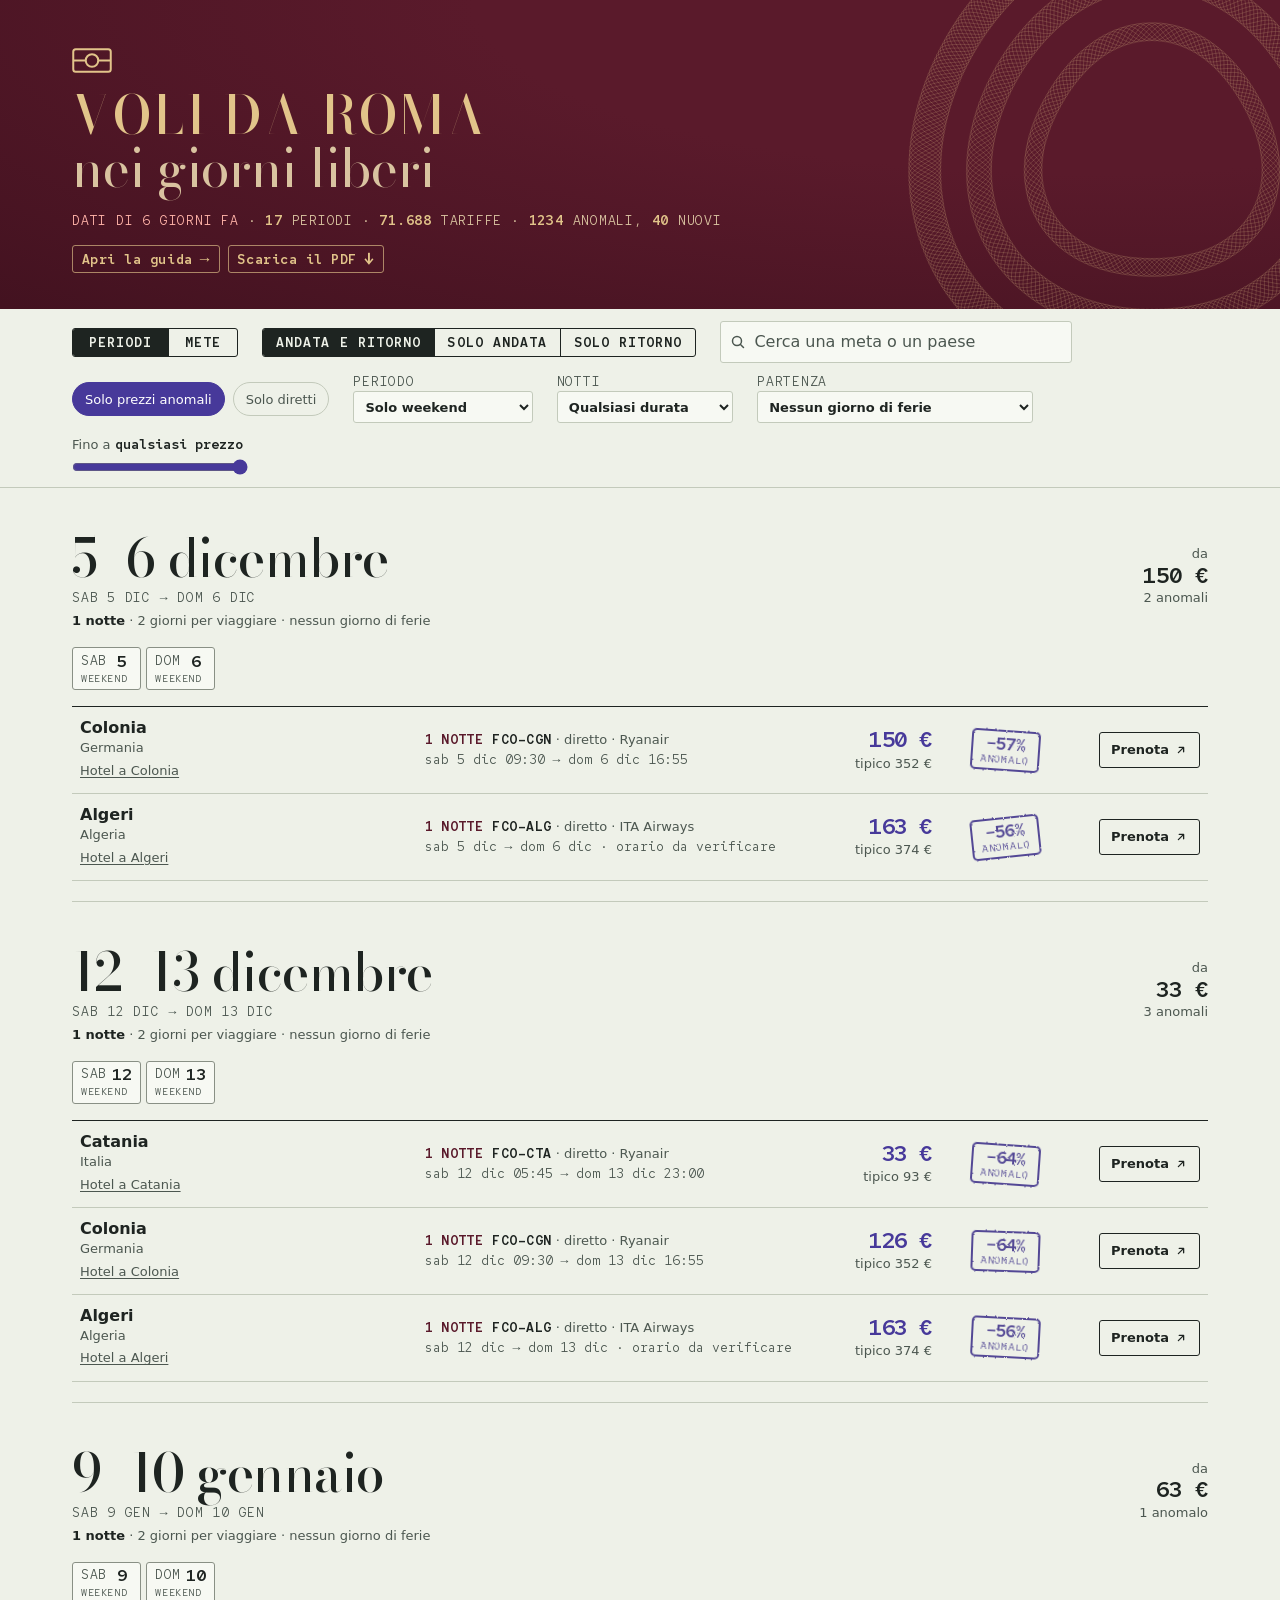
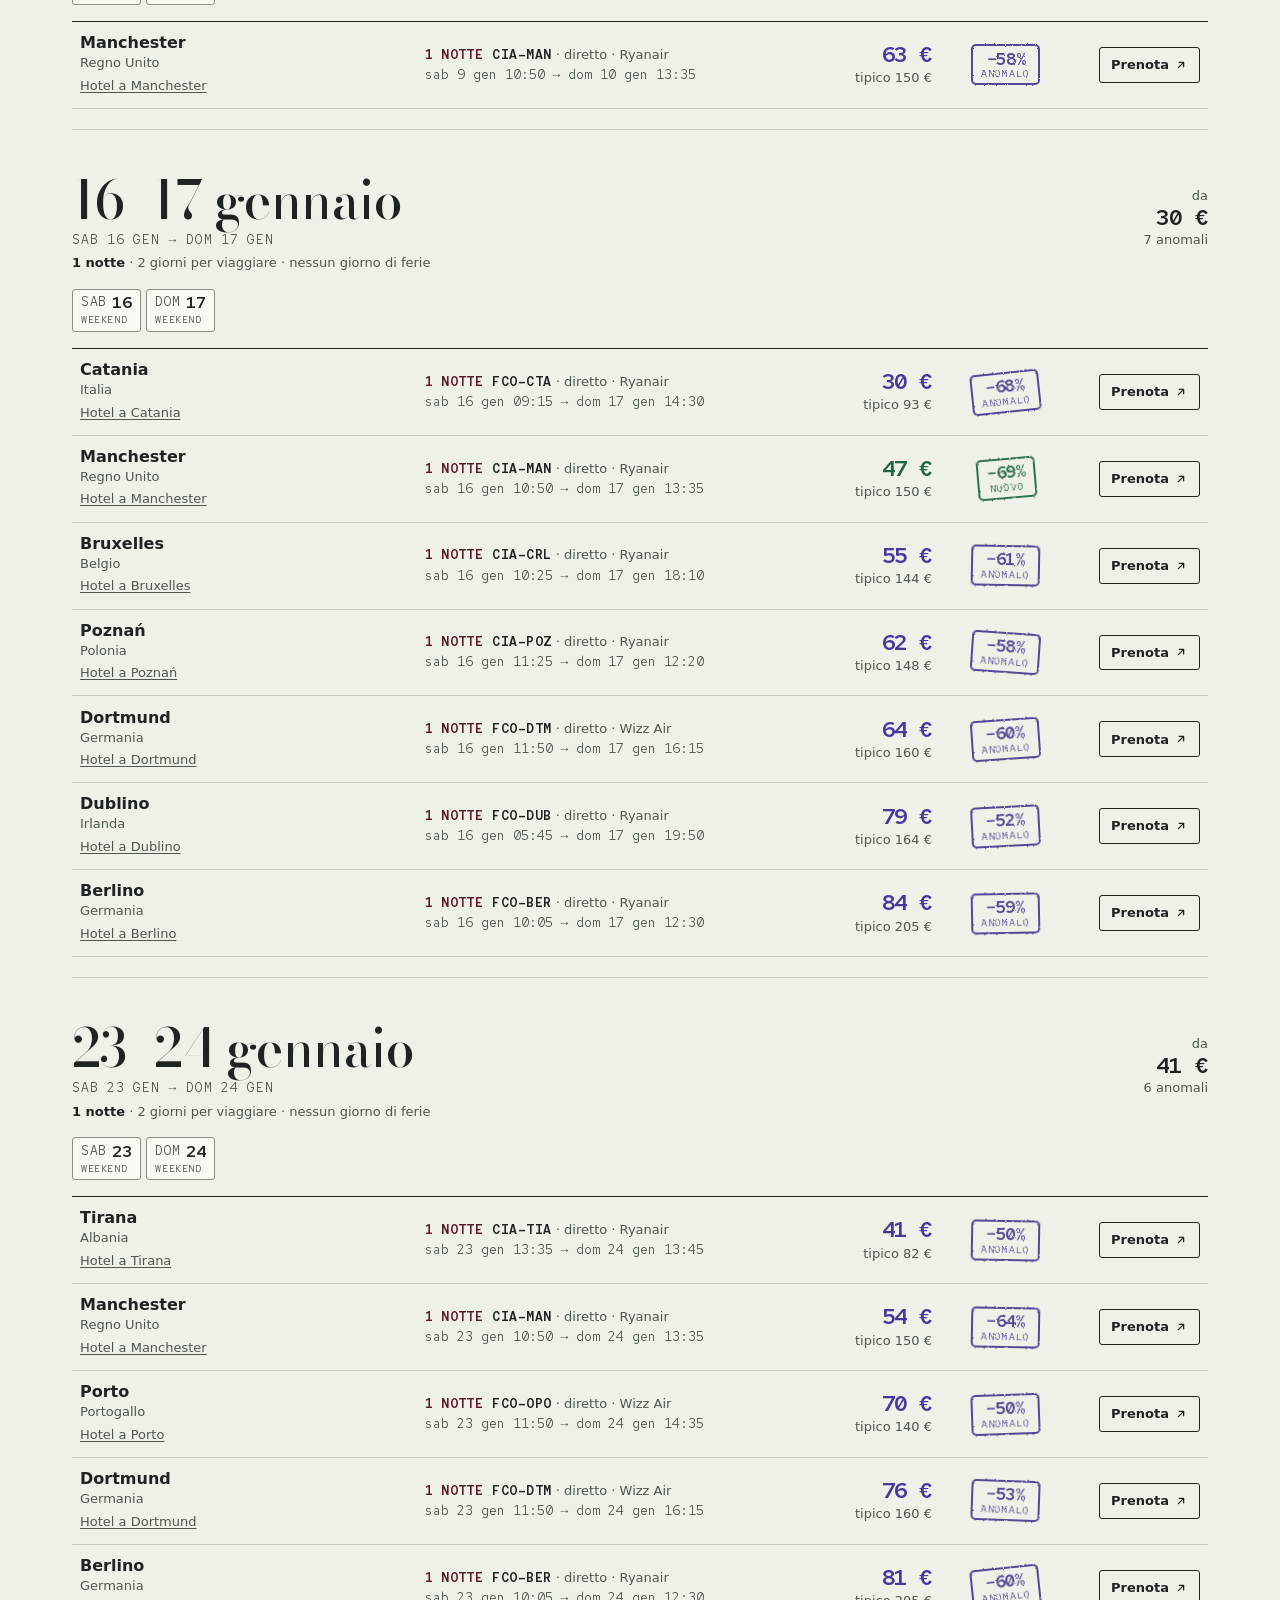
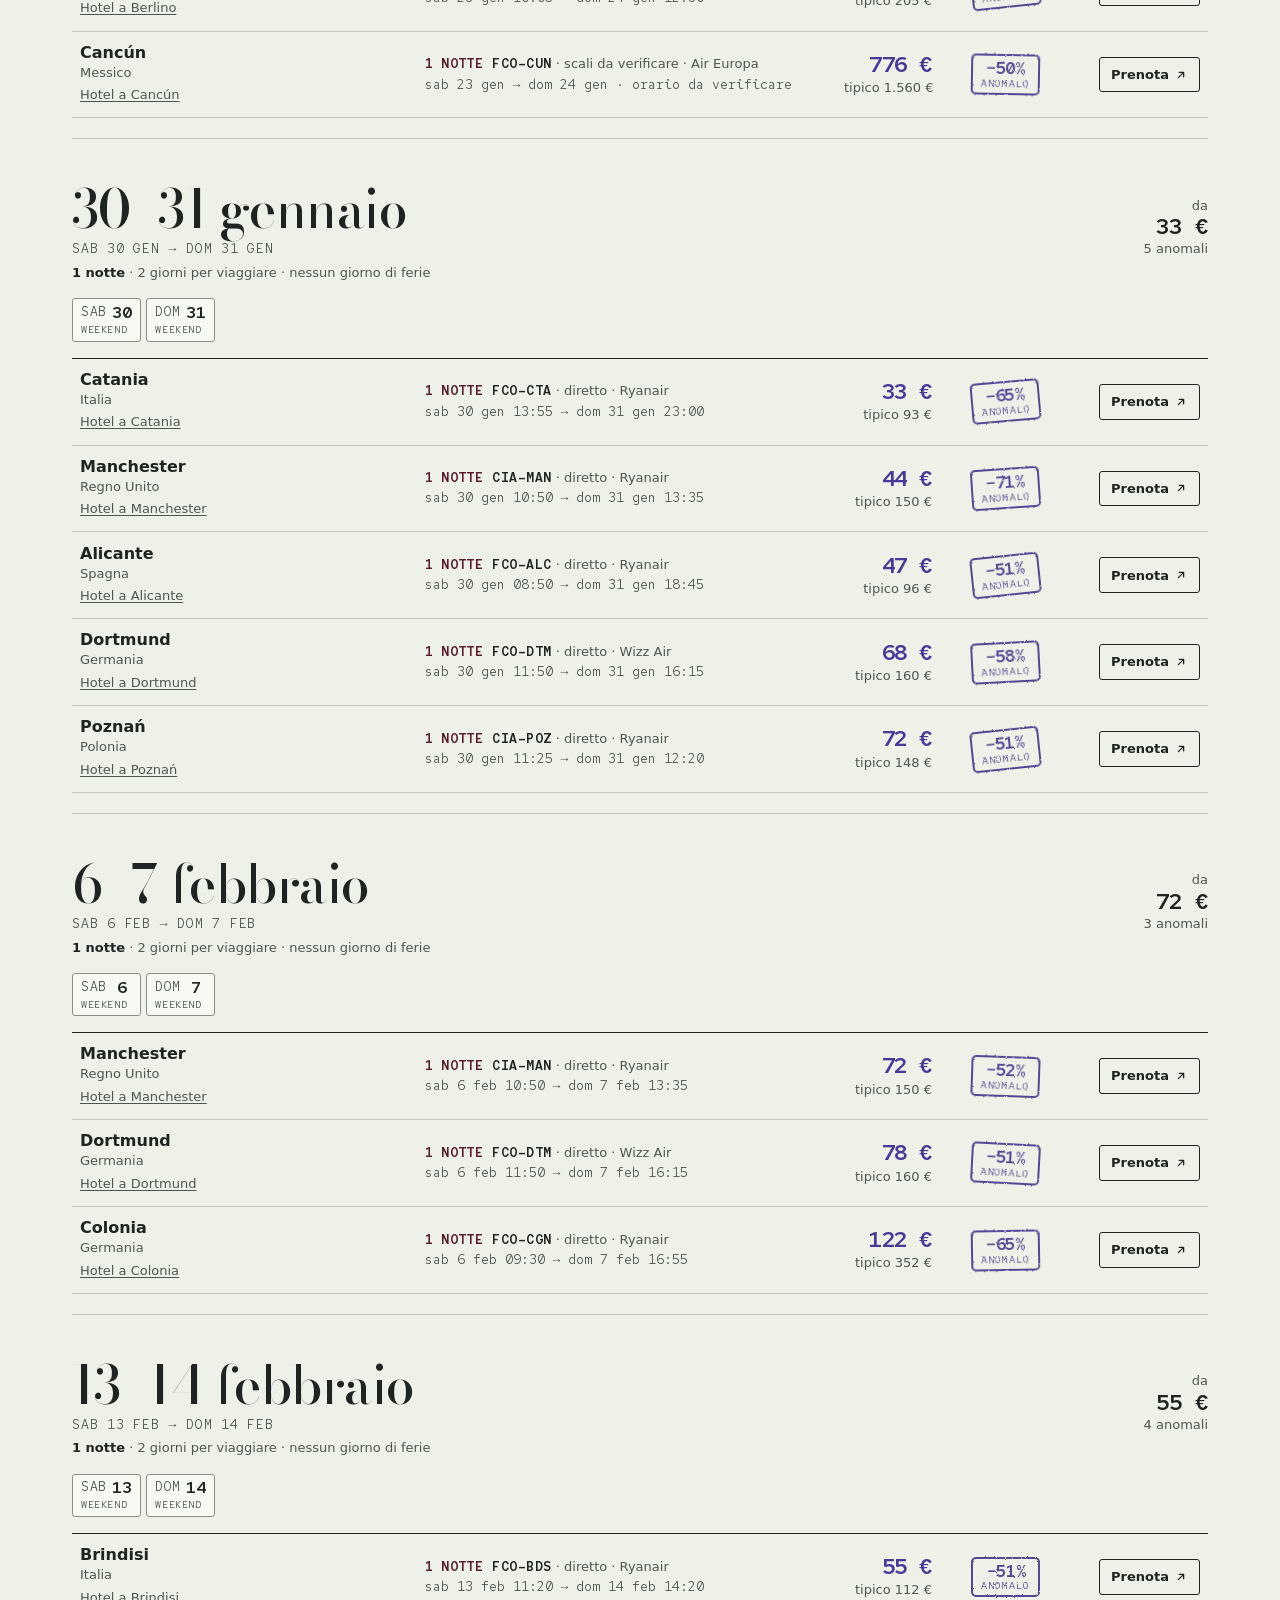
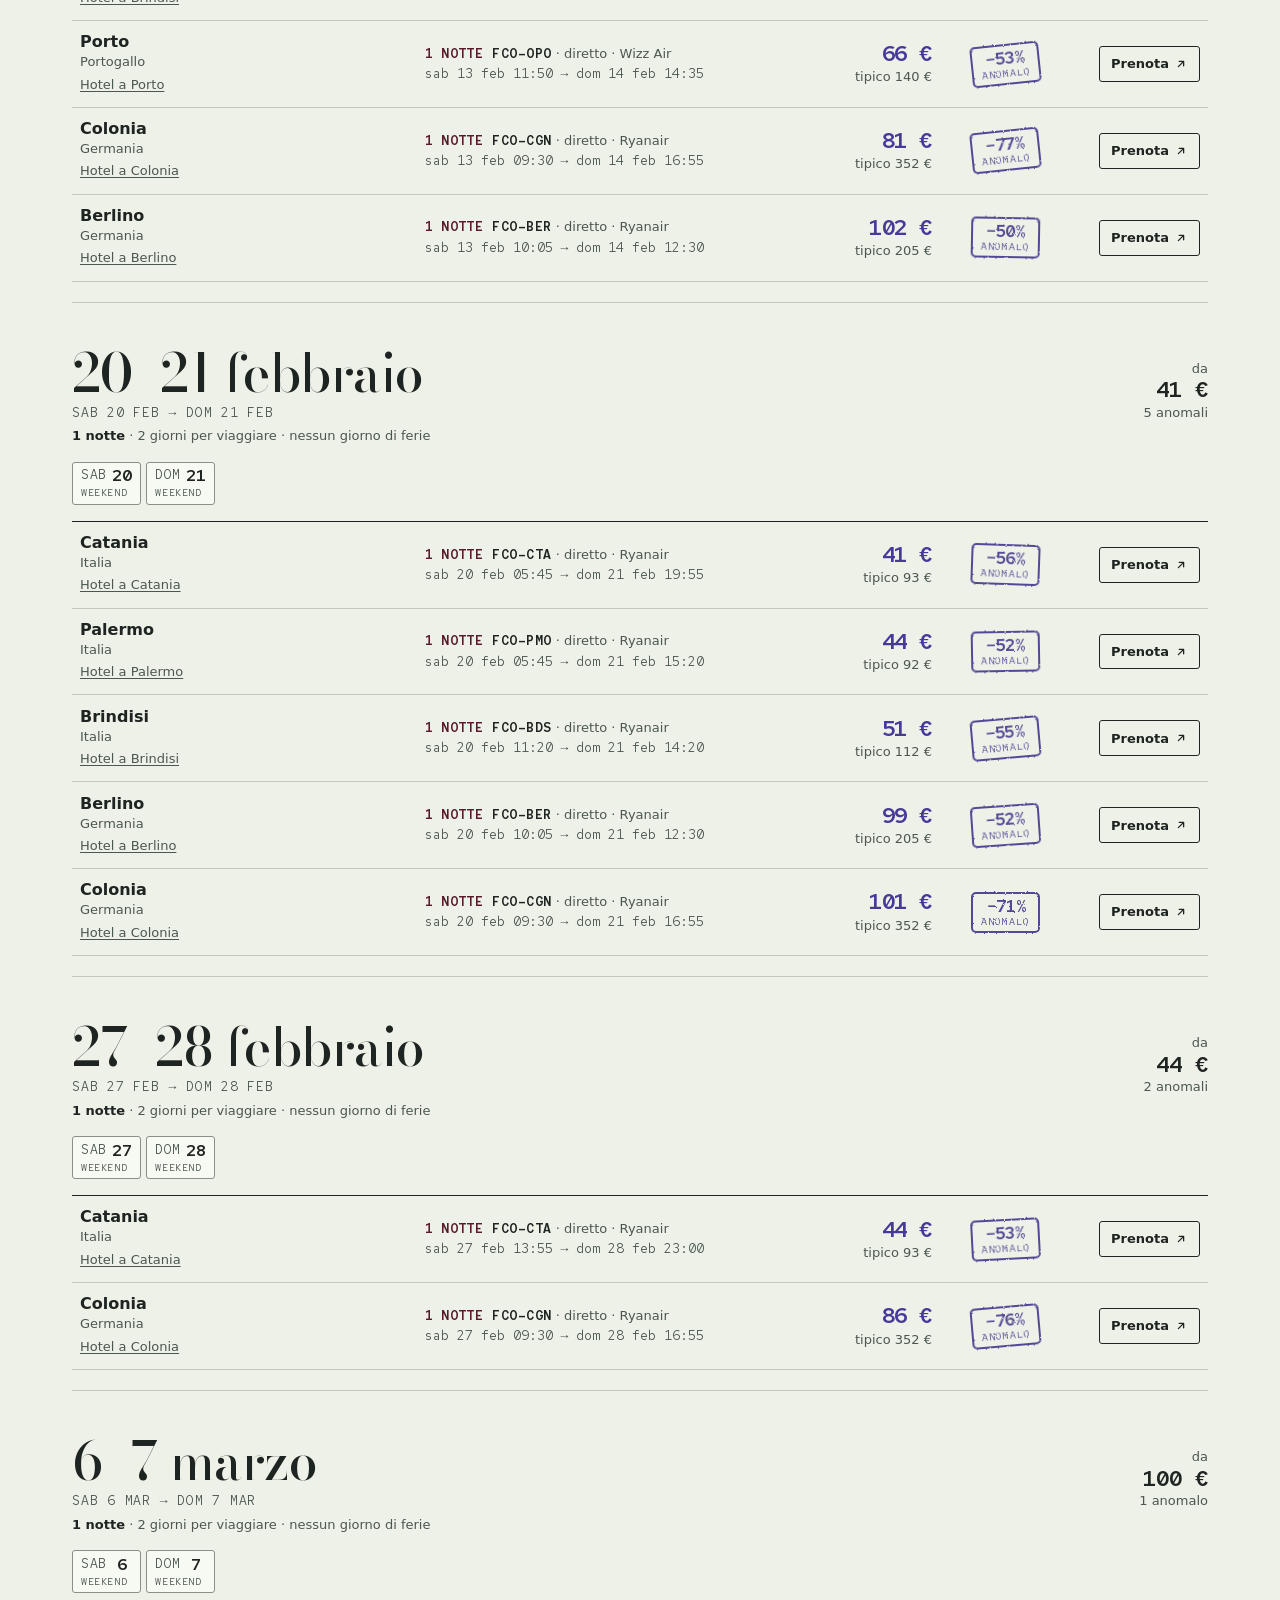
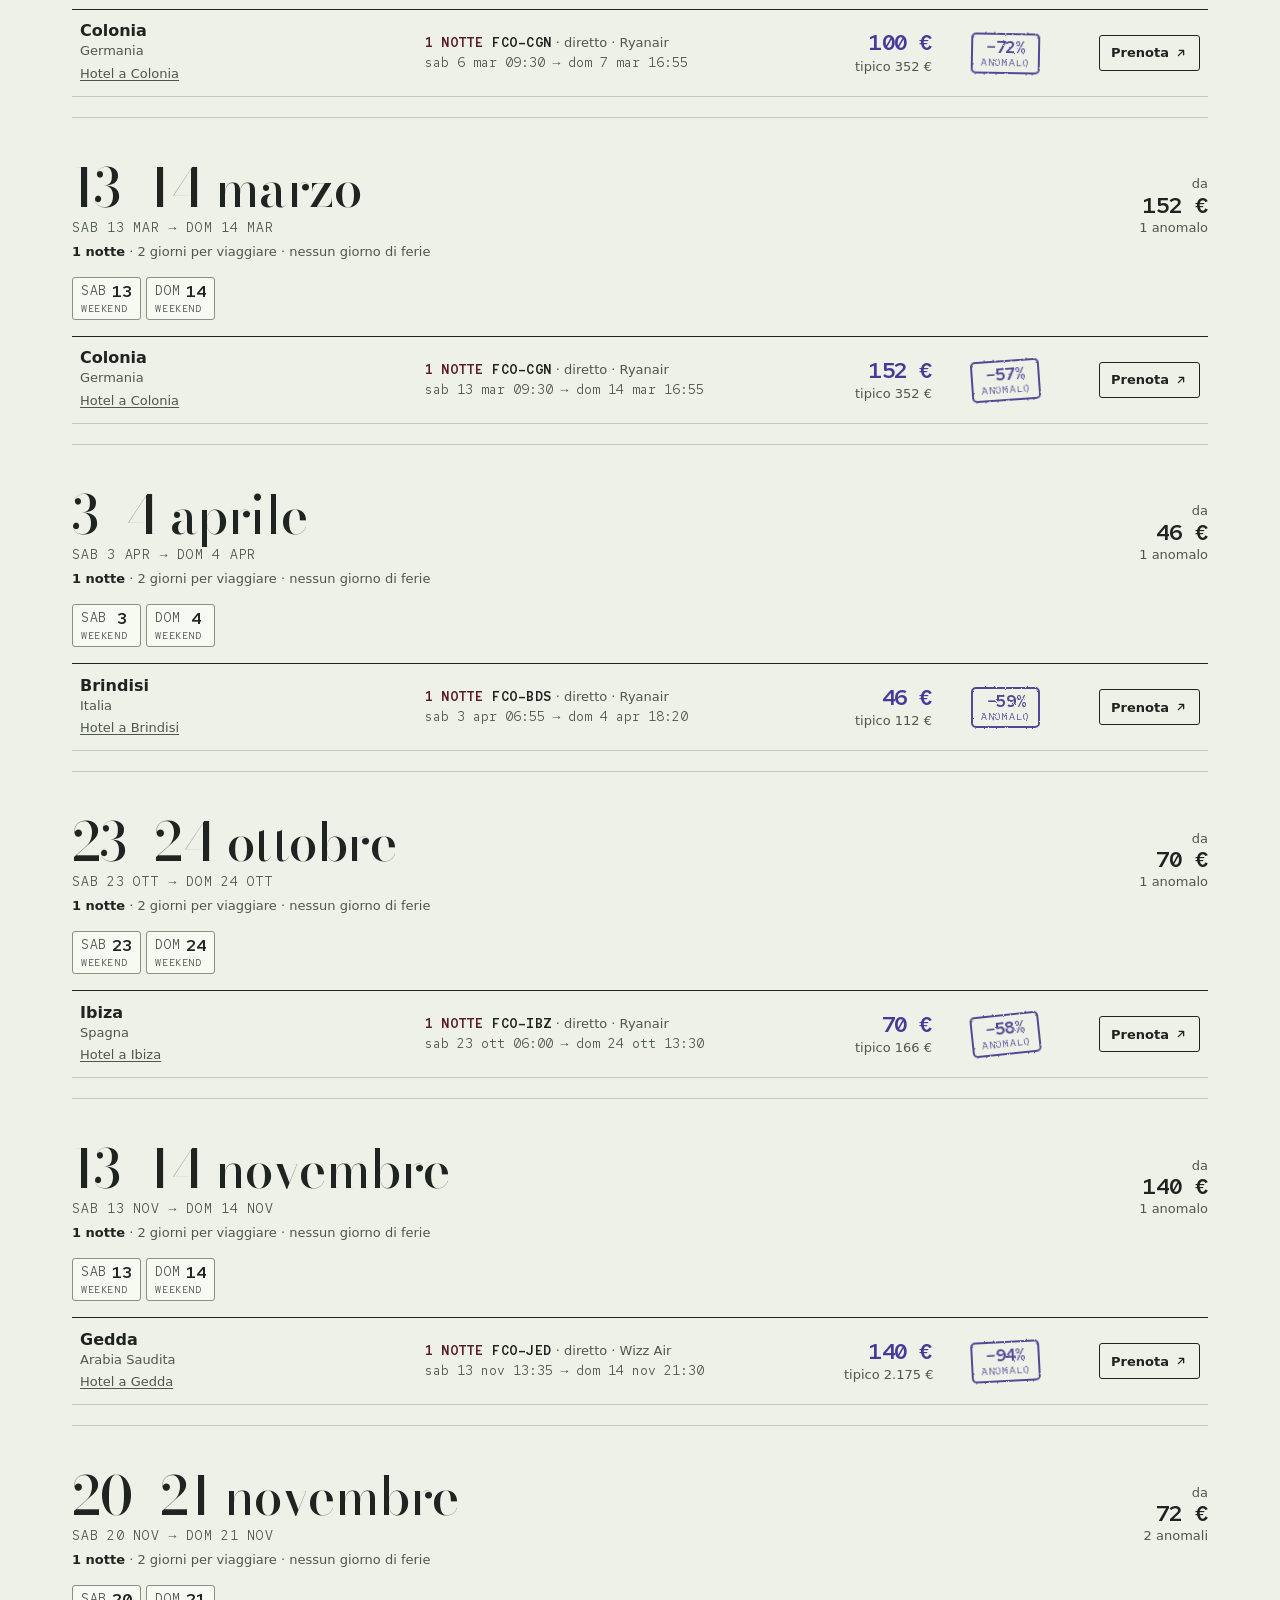
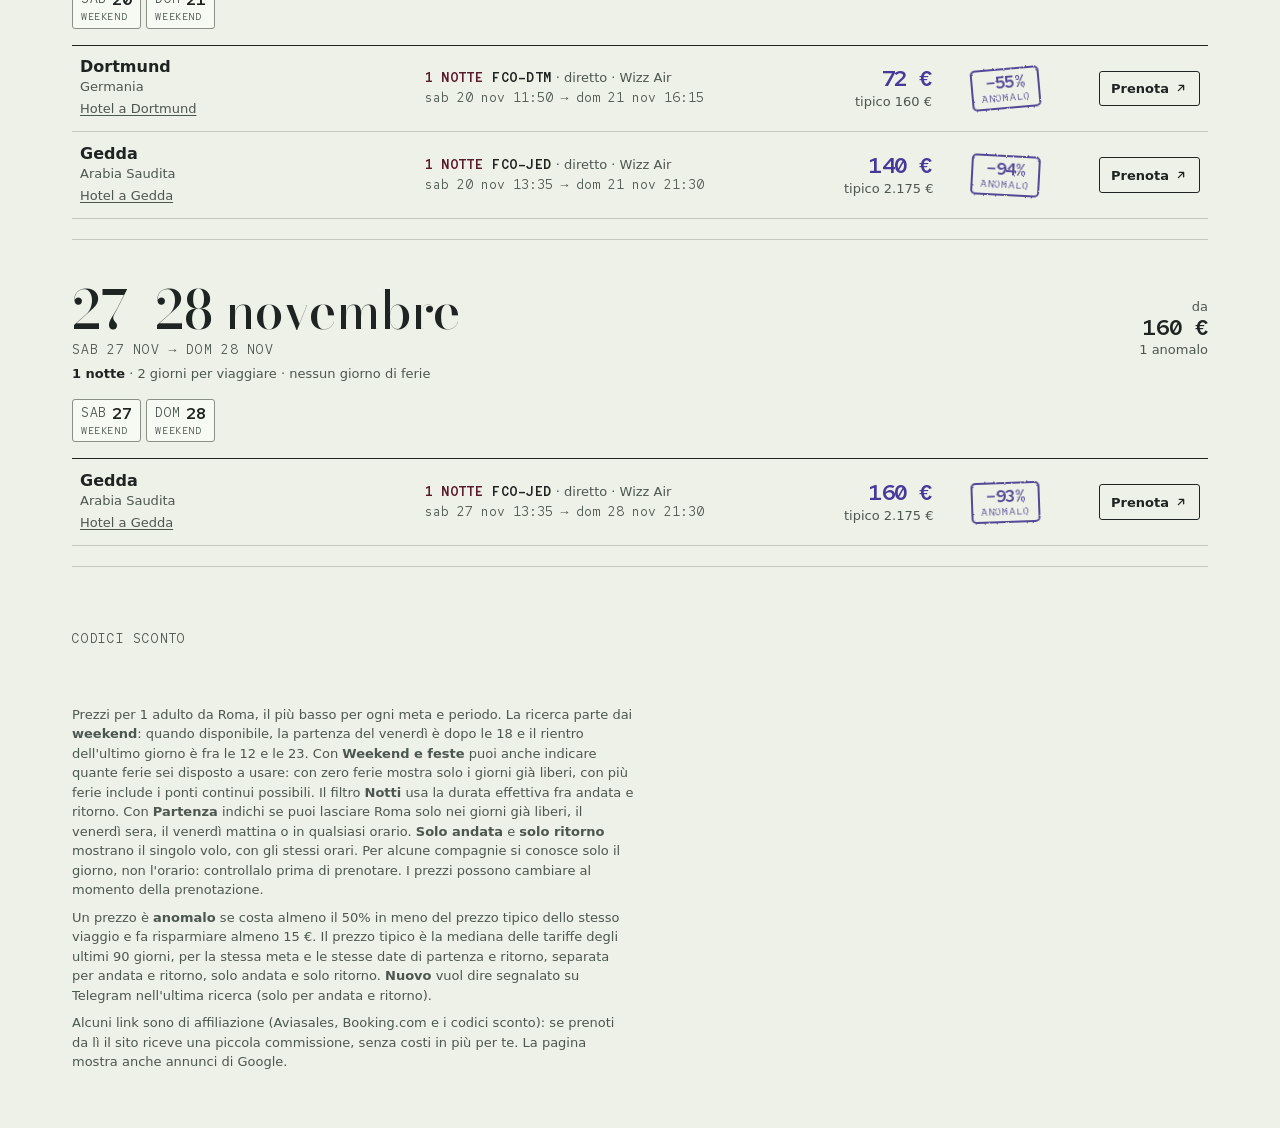
<file: index.html>
<!doctype html>
<html lang="it">
<head>
  <meta charset="utf-8">
  <meta name="viewport" content="width=device-width, initial-scale=1, viewport-fit=cover">
  <title>Voli da Roma · weekend e ponti</title>
  <meta name="description" content="Voli da Roma, andata e ritorno o solo andata, per tutti i weekend e i ponti dei prossimi 12 mesi, con i prezzi anomali in evidenza.">
  <meta name="theme-color" content="#5A1A2B">
  <meta name="robots" content="index, follow, max-image-preview:large">
  <link rel="canonical" href="https://voli-economici.onrender.com/">
  <meta property="og:type" content="website">
  <meta property="og:locale" content="it_IT">
  <meta property="og:site_name" content="Voli economici da Roma">
  <meta property="og:title" content="Voli da Roma · weekend e ponti">
  <meta property="og:description" content="Voli da Roma, andata e ritorno o solo andata, per tutti i weekend e i ponti dei prossimi 12 mesi, con i prezzi anomali in evidenza.">
  <meta property="og:url" content="https://voli-economici.onrender.com/">
  <meta name="twitter:card" content="summary">
  <meta name="google-adsense-account" content="ca-pub-7576464672691797">
  <link rel="icon" href="favicon.svg" type="image/svg+xml">
  <link rel="preload" href="fonts/bodoni-moda-latin.woff2" as="font" type="font/woff2" crossorigin>
  <link rel="preload" href="fonts/red-hat-mono-latin.woff2" as="font" type="font/woff2" crossorigin>
  <link rel="stylesheet" href="style.css">
  <script type="module" src="app.js"></script>
  <script>
    window.externalWidgetsEnabled = !["localhost", "127.0.0.1", "::1"].includes(location.hostname);
    if (window.externalWidgetsEnabled) {
      const widget = document.createElement("script");
      widget.async = true;
      widget.dataset.cmpAb = "2";
      widget.src = "https://emrld.ltd/NTg0NDgw.js?t=584480";
      document.head.appendChild(widget);

      const ads = document.createElement("script");
      ads.async = true;
      ads.crossOrigin = "anonymous";
      ads.src = "https://pagead2.googlesyndication.com/pagead/js/adsbygoogle.js?client=ca-pub-7576464672691797";
      document.head.appendChild(ads);
    }
  </script>
</head>
<body>
  <svg class="defs" aria-hidden="true" focusable="false">
    <filter id="ink" x="-10%" y="-10%" width="120%" height="120%">
      <feTurbulence type="fractalNoise" baseFrequency=".9" numOctaves="2" seed="7" result="n"/>
      <feDisplacementMap in="SourceGraphic" in2="n" scale="2.2"/>
    </filter>
    <symbol id="i-arrow" viewBox="0 0 16 16"><path d="M5 11 11 5M6 5h5v5" fill="none" stroke="currentColor" stroke-width="1.5" stroke-linecap="round" stroke-linejoin="round"/></symbol>
    <symbol id="i-search" viewBox="0 0 16 16"><g fill="none" stroke="currentColor" stroke-width="1.5" stroke-linecap="round"><circle cx="7" cy="7" r="4.5"/><path d="m10.5 10.5 3 3"/></g></symbol>
    <symbol id="i-chip" viewBox="0 0 32 20"><g fill="none" stroke="currentColor" stroke-width="1.6"><rect x="1" y="1" width="30" height="18" rx="2"/><circle cx="16" cy="10" r="5"/><path d="M1 10h10M21 10h10"/></g></symbol>
  </svg>

  <header class="cover">
    <svg class="guilloche" id="guilloche" viewBox="0 0 600 600" aria-hidden="true"></svg>
    <div class="cover-inner">
      <svg class="chip" aria-hidden="true"><use href="#i-chip"/></svg>
      <h1 class="cover-title">Voli da Roma<span> nei giorni liberi</span></h1>
      <p class="cover-meta" id="meta">Carico le tariffe…</p>
      <div class="quick-guide-actions" aria-label="Guida all'uso">
        <a class="quick-guide" href="guida-rapida.html">Apri la guida <span aria-hidden="true">→</span></a>
        <a class="quick-guide" href="guida-rapida.pdf" download>Scarica il PDF <span aria-hidden="true">↓</span></a>
      </div>
    </div>
  </header>

  <form class="controls" id="controls" aria-label="Filtri" onsubmit="return false">
    <div class="tabs" role="tablist" aria-label="Vista">
      <button type="button" role="tab" id="tab-periodi" aria-controls="main" aria-selected="true" data-view="periodi">Periodi</button>
      <button type="button" role="tab" id="tab-mete" aria-controls="main" aria-selected="false" data-view="mete">Mete</button>
    </div>
    <div class="segmented" role="radiogroup" aria-label="Tipo di viaggio">
      <label><input type="radio" name="trip" value="ar" checked><span>Andata e ritorno</span></label>
      <label><input type="radio" name="trip" value="andata"><span>Solo andata</span></label>
      <label><input type="radio" name="trip" value="ritorno"><span>Solo ritorno</span></label>
    </div>
    <label class="search">
      <svg aria-hidden="true"><use href="#i-search"/></svg>
      <span class="sr">Cerca una meta</span>
      <input type="search" id="q" placeholder="Cerca una meta o un paese" autocomplete="off" spellcheck="false" enterkeyhint="search">
    </label>
    <div class="toggles">
      <label class="toggle"><input type="checkbox" id="onlyDeals"><span>Solo prezzi anomali</span></label>
      <label class="toggle"><input type="checkbox" id="onlyDirect"><span>Solo diretti</span></label>
    </div>
    <label class="select-filter">Periodo
      <select id="availability">
        <option value="weekends">Solo weekend</option>
        <option value="holidays">Weekend e feste</option>
      </select>
    </label>
    <label class="select-filter" id="leaveFilter" hidden>Ferie da usare
      <select id="maxLeave">
        <option value="0">Nessun giorno</option>
        <option value="1">Fino a 1 giorno</option>
        <option value="2">Fino a 2 giorni</option>
        <option value="3">Fino a 3 giorni</option>
        <option value="4">Fino a 4 giorni</option>
      </select>
    </label>
    <label class="select-filter">Notti
      <select id="nights">
        <option value="">Qualsiasi durata</option>
        <option value="1">1 notte</option>
        <option value="2">2 notti</option>
        <option value="3">3 notti</option>
        <option value="4">4 notti</option>
        <option value="5">5 notti</option>
        <option value="6">6 notti</option>
        <option value="7">7 notti</option>
      </select>
    </label>
    <label class="select-filter">Partenza
      <select id="departure">
        <option value="free">Nessun giorno di ferie</option>
        <option value="friday-evening">Posso partire venerdì sera</option>
        <option value="friday-morning">Posso partire venerdì mattina</option>
        <option value="any">Qualsiasi orario</option>
      </select>
    </label>
    <label class="select-filter" id="sortFilter" hidden>Ordina mete per
      <select id="sortBy">
        <option value="saving">Maggiore sconto</option>
        <option value="price">Prezzo più basso</option>
        <option value="leave">Meno ferie</option>
        <option value="nights">Più notti</option>
        <option value="departure">Partenza più vicina</option>
      </select>
    </label>
    <label class="budget">
      <span>Fino a <output id="budgetOut" for="budget">qualsiasi prezzo</output></span>
      <input type="range" id="budget" min="20" max="1000" step="10" value="1000">
    </label>
  </form>

  <main id="main" tabindex="-1" aria-live="polite" aria-busy="true"></main>

  <section class="promos" id="promos" aria-labelledby="promos-title">
    <h2 class="promos-title" id="promos-title">Codici sconto</h2>
    <ul class="promo-list">
      <li class="promo" data-until="2026-10-31">
        <div class="place">
          <span class="place-name">intui.travel</span>
          <span class="place-country">Transfer, qualsiasi data e destinazione</span>
        </div>
        <span class="promo-when mono">13 ago – 31 ott 2026</span>
        <b class="promo-off mono">−5%</b>
        <div class="promo-actions">
          <button type="button" class="book" data-copy="https://intui.tpm.li/y1fF4WJI" aria-label="Copia link sconto intui.travel">Copia link</button>
          <a class="book" href="https://intui.tpm.li/y1fF4WJI" target="_blank" rel="noopener sponsored" aria-label="Apri sconto intui.travel">Apri<svg aria-hidden="true"><use href="#i-arrow"/></svg></a>
        </div>
      </li>
      <li class="promo" data-until="2026-11-30">
        <div class="place">
          <span class="place-name">AirHelp</span>
          <span class="place-country">AirHelp+ Smart e Pro · non valido negli Stati Uniti</span>
        </div>
        <span class="promo-when mono">25 giu – 30 nov 2026</span>
        <b class="promo-off mono">−11%</b>
        <div class="promo-actions">
          <button type="button" class="book" data-copy="https://airhelp.tpm.li/xZZ144Lx" aria-label="Copia link sconto AirHelp">Copia link</button>
          <a class="book" href="https://airhelp.tpm.li/xZZ144Lx" target="_blank" rel="noopener sponsored" aria-label="Apri sconto AirHelp">Apri<svg aria-hidden="true"><use href="#i-arrow"/></svg></a>
        </div>
      </li>
    </ul>
    <div class="promo-widget" id="promoWidget"></div>
  </section>

  <footer class="colophon" id="colophon"></footer>

  <div class="tip" id="tip" role="tooltip" hidden></div>
</body>
</html>
</file>
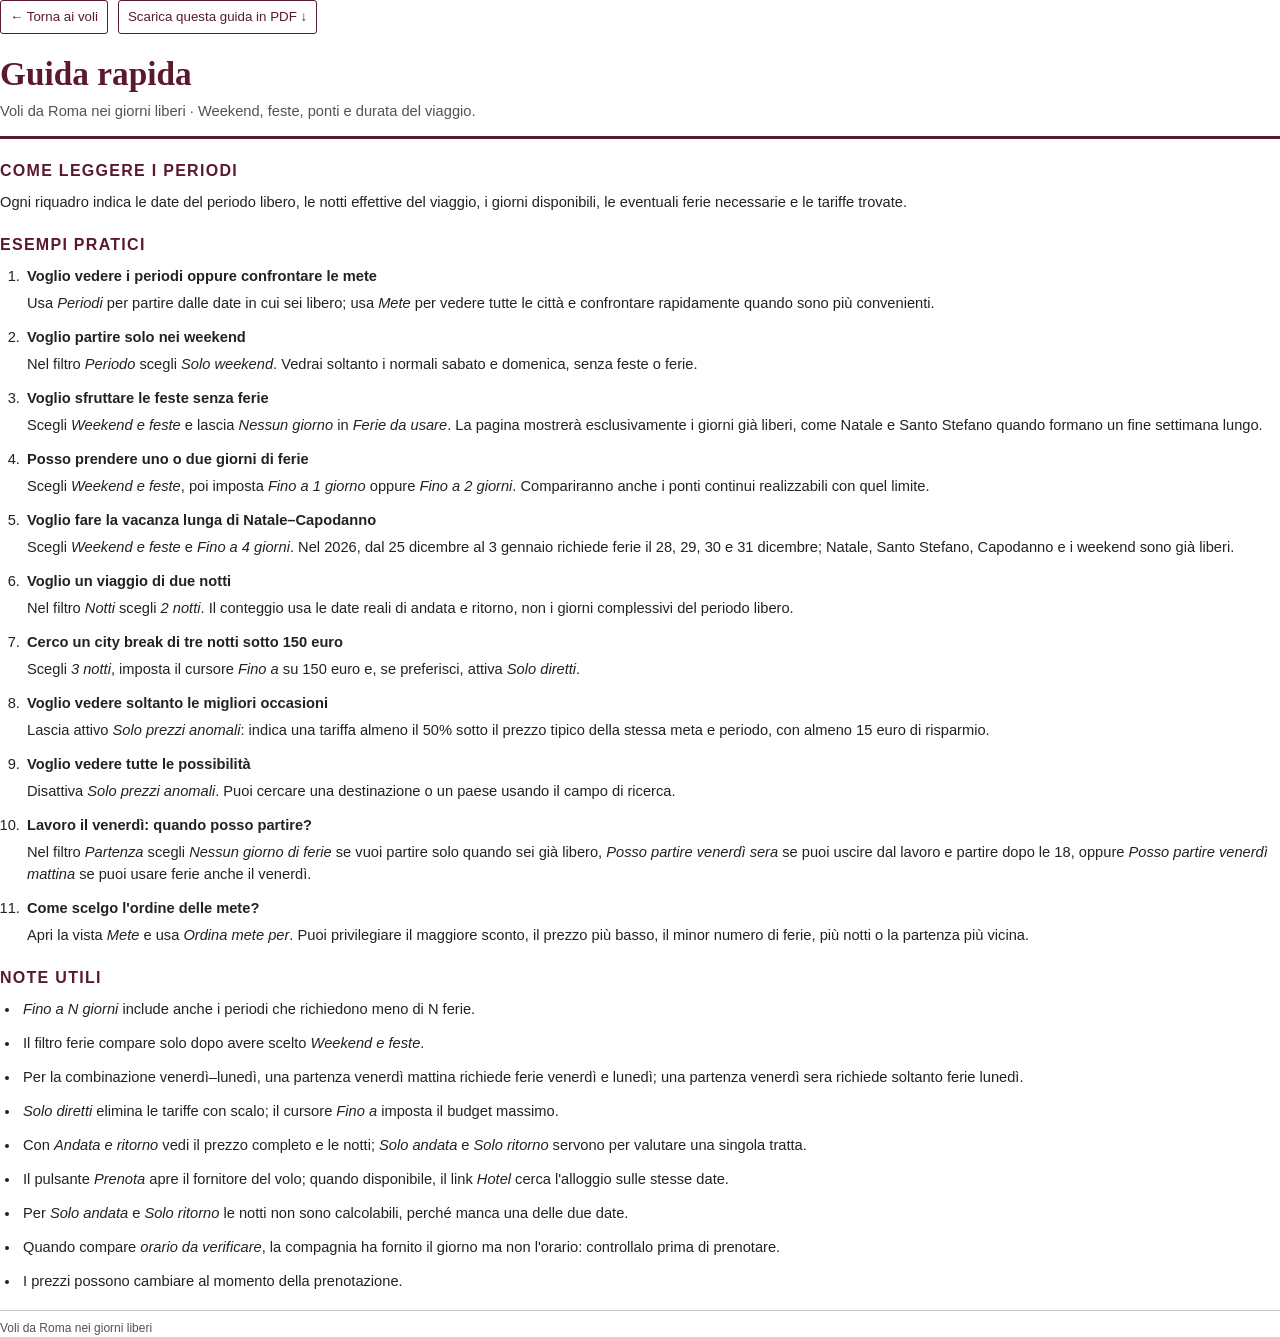
<file: guida-rapida.html>
<!doctype html>
<html lang="it">
<head>
  <meta charset="utf-8">
  <title>Guida rapida · Voli da Roma nei giorni liberi</title>
  <meta name="description" content="Come usare il sito: periodi, mete, filtri per ferie e notti, prezzi anomali e prenotazione.">
  <link rel="canonical" href="https://voli-economici.onrender.com/guida-rapida.html">
  <style>
    @page { size: A4; margin: 18mm; }
    :root { color: #1e2421; font-family: Arial, sans-serif; line-height: 1.5; }
    body { margin: 0; font-size: 11pt; }
    header { border-bottom: 3px solid #5a1a2b; margin-bottom: 18px; padding-bottom: 14px; }
    nav { display: flex; gap: 10px; margin-bottom: 22px; }
    nav a { border: 1px solid #5a1a2b; border-radius: 3px; color: #5a1a2b; font-size: 10pt; padding: 6px 9px; text-decoration: none; }
    h1 { color: #5a1a2b; font-family: Georgia, serif; font-size: 25pt; line-height: 1.1; margin: 0; }
    header p { color: #4c5750; margin: 7px 0 0; }
    h2 { break-after: avoid; color: #5a1a2b; font-size: 12pt; letter-spacing: .08em; margin: 20px 0 8px; text-transform: uppercase; }
    ol { margin: 0; padding-left: 24px; }
    li { break-inside: avoid; margin: 0 0 12px; padding-left: 3px; }
    li strong { color: #1e2421; display: block; }
    p { margin: 5px 0; }
    ul { margin: 6px 0; padding-left: 20px; }
    .example { color: #4c5750; }
    footer { border-top: 1px solid #c3cabb; color: #4c5750; font-size: 9pt; margin-top: 18px; padding-top: 8px; }
    @media print { nav { display: none; } }
  </style>
</head>
<body>
  <nav aria-label="Navigazione guida">
    <a href="index.html">← Torna ai voli</a>
    <a href="guida-rapida.pdf" download>Scarica questa guida in PDF ↓</a>
  </nav>
  <header>
    <h1>Guida rapida</h1>
    <p>Voli da Roma nei giorni liberi · Weekend, feste, ponti e durata del viaggio.</p>
  </header>

  <h2>Come leggere i periodi</h2>
  <p>Ogni riquadro indica le date del periodo libero, le notti effettive del viaggio, i giorni disponibili, le eventuali ferie necessarie e le tariffe trovate.</p>

  <h2>Esempi pratici</h2>
  <ol>
    <li><strong>Voglio vedere i periodi oppure confrontare le mete</strong><p>Usa <em>Periodi</em> per partire dalle date in cui sei libero; usa <em>Mete</em> per vedere tutte le città e confrontare rapidamente quando sono più convenienti.</p></li>
    <li><strong>Voglio partire solo nei weekend</strong><p>Nel filtro <em>Periodo</em> scegli <em>Solo weekend</em>. Vedrai soltanto i normali sabato e domenica, senza feste o ferie.</p></li>
    <li><strong>Voglio sfruttare le feste senza ferie</strong><p>Scegli <em>Weekend e feste</em> e lascia <em>Nessun giorno</em> in <em>Ferie da usare</em>. La pagina mostrerà esclusivamente i giorni già liberi, come Natale e Santo Stefano quando formano un fine settimana lungo.</p></li>
    <li><strong>Posso prendere uno o due giorni di ferie</strong><p>Scegli <em>Weekend e feste</em>, poi imposta <em>Fino a 1 giorno</em> oppure <em>Fino a 2 giorni</em>. Compariranno anche i ponti continui realizzabili con quel limite.</p></li>
    <li><strong>Voglio fare la vacanza lunga di Natale–Capodanno</strong><p>Scegli <em>Weekend e feste</em> e <em>Fino a 4 giorni</em>. Nel 2026, dal 25 dicembre al 3 gennaio richiede ferie il 28, 29, 30 e 31 dicembre; Natale, Santo Stefano, Capodanno e i weekend sono già liberi.</p></li>
    <li><strong>Voglio un viaggio di due notti</strong><p>Nel filtro <em>Notti</em> scegli <em>2 notti</em>. Il conteggio usa le date reali di andata e ritorno, non i giorni complessivi del periodo libero.</p></li>
    <li><strong>Cerco un city break di tre notti sotto 150 euro</strong><p>Scegli <em>3 notti</em>, imposta il cursore <em>Fino a</em> su 150 euro e, se preferisci, attiva <em>Solo diretti</em>.</p></li>
    <li><strong>Voglio vedere soltanto le migliori occasioni</strong><p>Lascia attivo <em>Solo prezzi anomali</em>: indica una tariffa almeno il 50% sotto il prezzo tipico della stessa meta e periodo, con almeno 15 euro di risparmio.</p></li>
    <li><strong>Voglio vedere tutte le possibilità</strong><p>Disattiva <em>Solo prezzi anomali</em>. Puoi cercare una destinazione o un paese usando il campo di ricerca.</p></li>
    <li><strong>Lavoro il venerdì: quando posso partire?</strong><p>Nel filtro <em>Partenza</em> scegli <em>Nessun giorno di ferie</em> se vuoi partire solo quando sei già libero, <em>Posso partire venerdì sera</em> se puoi uscire dal lavoro e partire dopo le 18, oppure <em>Posso partire venerdì mattina</em> se puoi usare ferie anche il venerdì.</p></li>
    <li><strong>Come scelgo l'ordine delle mete?</strong><p>Apri la vista <em>Mete</em> e usa <em>Ordina mete per</em>. Puoi privilegiare il maggiore sconto, il prezzo più basso, il minor numero di ferie, più notti o la partenza più vicina.</p></li>
  </ol>

  <h2>Note utili</h2>
  <ul>
    <li><em>Fino a N giorni</em> include anche i periodi che richiedono meno di N ferie.</li>
    <li>Il filtro ferie compare solo dopo avere scelto <em>Weekend e feste</em>.</li>
    <li>Per la combinazione venerdì–lunedì, una partenza venerdì mattina richiede ferie venerdì e lunedì; una partenza venerdì sera richiede soltanto ferie lunedì.</li>
    <li><em>Solo diretti</em> elimina le tariffe con scalo; il cursore <em>Fino a</em> imposta il budget massimo.</li>
    <li>Con <em>Andata e ritorno</em> vedi il prezzo completo e le notti; <em>Solo andata</em> e <em>Solo ritorno</em> servono per valutare una singola tratta.</li>
    <li>Il pulsante <em>Prenota</em> apre il fornitore del volo; quando disponibile, il link <em>Hotel</em> cerca l'alloggio sulle stesse date.</li>
    <li>Per <em>Solo andata</em> e <em>Solo ritorno</em> le notti non sono calcolabili, perché manca una delle due date.</li>
    <li>Quando compare <em>orario da verificare</em>, la compagnia ha fornito il giorno ma non l'orario: controllalo prima di prenotare.</li>
    <li>I prezzi possono cambiare al momento della prenotazione.</li>
  </ul>
  <footer>Voli da Roma nei giorni liberi</footer>
</body>
</html>
</file>
<file: style.css>
@font-face {
  font-family: "Bodoni Moda";
  font-style: normal;
  font-weight: 400 900;
  font-display: swap;
  src: url(fonts/bodoni-moda-latin.woff2) format("woff2");
  unicode-range: U+0000-00FF, U+0131, U+0152-0153, U+02BB-02BC, U+02C6, U+02DA, U+02DC, U+0304, U+0308, U+0329, U+2000-206F, U+20AC, U+2122, U+2191, U+2193, U+2212, U+2215, U+FEFF, U+FFFD;
}
@font-face {
  font-family: "Bodoni Moda";
  font-style: normal;
  font-weight: 400 900;
  font-display: swap;
  src: url(fonts/bodoni-moda-latin-ext.woff2) format("woff2");
  unicode-range: U+0100-02BA, U+02BD-02C5, U+02C7-02CC, U+02CE-02D7, U+02DD-02FF, U+1D00-1DBF, U+1E00-1E9F, U+1EF2-1EFF, U+2020, U+20A0-20AB, U+20AD-20C4, U+2113, U+2C60-2C7F, U+A720-A7FF;
}
@font-face {
  font-family: "Red Hat Mono";
  font-style: normal;
  font-weight: 400 600;
  font-display: swap;
  src: url(fonts/red-hat-mono-latin.woff2) format("woff2");
}

:root {
  --cover: #5a1a2b;
  --cover-deep: #431220;
  --foil: #e2c48a;
  --foil-soft: #d9c3a0;
  --paper: #eef1e8;
  --paper-2: #e3e8da;
  --ink: #1e2421;
  --ink-2: #4c5750;
  --rule: #c3cabb;
  --violet: #47399a;
  --green: #1d6743;
  --red: #a3222e;

  --serif: "Bodoni Moda", "Didot", "Bodoni 72", serif;
  --mono: "Red Hat Mono", ui-monospace, "SF Mono", Menlo, monospace;
  --sans: system-ui, -apple-system, "Segoe UI", Roboto, sans-serif;

  --fs-xs: 0.8125rem;
  --fs-base: 1rem;
  --fs-md: 1.375rem;
  --fs-xl: clamp(2rem, 1.4rem + 2.6vw, 3.25rem);

  --gutter: clamp(1rem, 0.5rem + 2.5vw, 2.5rem);
  --measure: 76rem;
  --ease-out: cubic-bezier(0.16, 1, 0.3, 1);
  /* Horizontal padding that also clears the notch in landscape */
  --pad-l: max(var(--gutter), env(safe-area-inset-left, 0px));
  --pad-r: max(var(--gutter), env(safe-area-inset-right, 0px));

  color-scheme: light;
  accent-color: var(--violet);
}

*, *::before, *::after { box-sizing: border-box; }

html {
  -webkit-text-size-adjust: 100%;
  -webkit-tap-highlight-color: transparent;
  scrollbar-color: #b3bca8 var(--paper);
}

button, a, label, input[type="range"] { touch-action: manipulation; }
button, .book, .tabs, .segmented, .toggle, .more { -webkit-user-select: none; user-select: none; }

body {
  margin: 0;
  background: var(--paper);
  color: var(--ink);
  font: var(--fs-base)/1.5 var(--sans);
  font-variant-numeric: tabular-nums;
  -webkit-font-smoothing: antialiased;
}

::selection { background: color-mix(in srgb, var(--violet) 22%, transparent); color: var(--ink); }

:focus-visible { outline: 2px solid var(--violet); outline-offset: 2px; border-radius: 2px; }

a { color: inherit; text-underline-offset: 0.2em; text-decoration-thickness: 1px; }

.defs { position: absolute; width: 0; height: 0; overflow: hidden; }
.sr { position: absolute; width: 1px; height: 1px; overflow: hidden; clip-path: inset(50%); white-space: nowrap; }
.mono { font-family: var(--mono); letter-spacing: -0.01em; }

/* Cover: the passport's bordeaux board with gold foil */

.cover {
  position: relative;
  overflow: hidden;
  background: radial-gradient(120% 140% at 85% 0%, var(--cover) 40%, var(--cover-deep));
  color: var(--foil);
}
.guilloche {
  position: absolute;
  right: -9rem;
  top: 50%;
  width: 34rem;
  height: 34rem;
  translate: 0 -50%;
  pointer-events: none;
}
.cover-inner {
  position: relative;
  max-width: var(--measure);
  margin: 0 auto;
  padding: clamp(1.75rem, 4vw, 3rem) var(--pad-r) clamp(1.5rem, 3vw, 2.25rem) var(--pad-l);
}
.chip { display: block; width: 2.5rem; height: 1.5625rem; margin-bottom: 1rem; color: var(--foil); }
.cover-title {
  margin: 0;
  font: 500 var(--fs-xl)/1.02 var(--serif);
  font-optical-sizing: auto;
  letter-spacing: 0.04em;
  text-transform: uppercase;
  text-wrap: balance;
}
.cover-title span { display: block; font-weight: 400; text-transform: none; letter-spacing: 0; color: var(--foil-soft); }
.cover-meta {
  margin: 1rem 0 0;
  font: 400 var(--fs-xs)/1.6 var(--mono);
  letter-spacing: 0.06em;
  text-transform: uppercase;
  color: var(--foil-soft);
}
.cover-meta b { font-weight: 600; color: var(--foil); }
.cover-meta .stale { color: #ffb3a8; }
.quick-guide-actions { display: flex; flex-wrap: wrap; gap: 0.5rem; margin-top: 0.85rem; }
.quick-guide {
  display: inline-flex;
  gap: 0.45rem;
  align-items: center;
  padding: 0.4rem 0.55rem;
  border: 1px solid color-mix(in srgb, var(--foil) 65%, transparent);
  border-radius: 3px;
  color: var(--foil);
  font: 600 var(--fs-xs)/1 var(--mono);
  letter-spacing: 0.04em;
  text-decoration: none;
}
.quick-guide span { font-size: 1rem; line-height: 0.8; }

/* Controls */

.controls {
  position: sticky;
  top: 0;
  z-index: 5;
  display: flex;
  flex-wrap: wrap;
  align-items: center;
  gap: 0.75rem 1.5rem;
  max-width: 100%;
  margin: 0;
  padding-block: 0.75rem;
  padding-left: max(var(--pad-l), calc((100% - var(--measure)) / 2 + var(--gutter)));
  padding-right: max(var(--pad-r), calc((100% - var(--measure)) / 2 + var(--gutter)));
  background: var(--paper);
  border-bottom: 1px solid var(--rule);
}

.tabs { display: flex; border: 1px solid var(--ink); border-radius: 3px; overflow: hidden; }
.tabs button {
  appearance: none;
  border: 0;
  margin: 0;
  padding: 0.45rem 1rem;
  background: transparent;
  color: var(--ink);
  font: 600 var(--fs-xs)/1 var(--mono);
  letter-spacing: 0.08em;
  text-transform: uppercase;
  cursor: pointer;
  transition: background-color 160ms var(--ease-out), color 160ms var(--ease-out);
}
.tabs button + button { border-left: 1px solid var(--ink); }
.tabs button[aria-selected="true"] { background: var(--ink); color: var(--paper); }
.tabs button:focus-visible { outline-offset: -4px; outline-color: var(--foil); }

.segmented { display: flex; border: 1px solid var(--ink); border-radius: 3px; overflow: hidden; }
.segmented label { position: relative; cursor: pointer; }
.segmented label + label { border-left: 1px solid var(--ink); }
.segmented input { position: absolute; opacity: 0; inset: 0; margin: 0; cursor: pointer; }
.segmented span {
  display: block;
  padding: 0.45rem 0.8rem;
  color: var(--ink);
  font: 600 var(--fs-xs)/1 var(--mono);
  letter-spacing: 0.08em;
  text-transform: uppercase;
  white-space: nowrap;
  transition: background-color 160ms var(--ease-out), color 160ms var(--ease-out);
}
.segmented input:checked + span { background: var(--ink); color: var(--paper); }
.segmented input:focus-visible + span { outline: 2px solid var(--foil); outline-offset: -4px; }

.search {
  position: relative;
  flex: 1 1 14rem;
  min-width: 12rem;
  max-width: 22rem;
}
.search svg { position: absolute; left: 0.65rem; top: 50%; width: 1rem; height: 1rem; translate: 0 -50%; color: var(--ink-2); }
.search input {
  width: 100%;
  padding: 0.5rem 0.75rem 0.5rem 2.1rem;
  border: 1px solid var(--rule);
  border-radius: 3px;
  background: #f7f9f3;
  color: var(--ink);
  font: inherit;
  font-size: var(--fs-base);
  caret-color: var(--violet);
}
.search input::placeholder { color: var(--ink-2); opacity: 1; }
.search input:focus-visible { outline-offset: 0; border-color: var(--violet); }

.toggles { display: flex; flex-wrap: wrap; gap: 0.5rem; }
.toggle { position: relative; cursor: pointer; }
.toggle input { position: absolute; opacity: 0; inset: 0; margin: 0; cursor: pointer; }
.toggle span {
  display: inline-block;
  padding: 0.4rem 0.75rem;
  border: 1px solid var(--rule);
  border-radius: 999px;
  font-size: var(--fs-xs);
  color: var(--ink-2);
  transition: background-color 160ms var(--ease-out), color 160ms var(--ease-out), border-color 160ms var(--ease-out);
}
.toggle input:checked + span { background: var(--violet); border-color: var(--violet); color: #fff; }
.toggle input:focus-visible + span { outline: 2px solid var(--violet); outline-offset: 2px; }

.budget { display: grid; gap: 0.25rem; min-width: 11rem; font-size: var(--fs-xs); color: var(--ink-2); }
.budget output { font-family: var(--mono); font-weight: 600; color: var(--ink); }
.budget input { width: 100%; margin: 0; }
.select-filter { display: grid; gap: 0.2rem; color: var(--ink-2); font: 400 var(--fs-xs)/1 var(--mono); letter-spacing: 0.06em; text-transform: uppercase; }
.select-filter select { min-height: 2rem; padding: 0.25rem 1.7rem 0.25rem 0.45rem; border: 1px solid var(--rule); border-radius: 3px; background: #f7f9f3; color: var(--ink); font: 600 var(--fs-xs)/1 var(--sans); letter-spacing: 0; text-transform: none; }
.select-filter[hidden] { display: none; }

/* Pages (periods) */

main { max-width: var(--measure); margin: 0 auto; padding: 0 var(--pad-r) 4rem var(--pad-l); outline: none; }

.page { padding: clamp(1.75rem, 4vw, 2.75rem) 0 1.25rem; border-bottom: 1px solid var(--rule); }
.page-head {
  display: grid;
  grid-template-columns: 1fr auto;
  align-items: end;
  gap: 0.25rem 1.5rem;
  margin-bottom: 1rem;
}
.page-title {
  margin: 0;
  font: 500 var(--fs-xl)/1 var(--serif);
  font-optical-sizing: auto;
  letter-spacing: -0.01em;
  text-wrap: balance;
}
.page-sub {
  grid-column: 1;
  margin: 0;
  font: 400 var(--fs-xs)/1.5 var(--mono);
  letter-spacing: 0.06em;
  text-transform: uppercase;
  color: var(--ink-2);
}
.page-sub .kind-ponte, .page-sub .kind-festivo { color: var(--cover); font-weight: 600; }
.page-summary { grid-column: 1; margin: 0; font-size: var(--fs-xs); color: var(--ink-2); }
.page-summary b { color: var(--ink); }
.page-best { grid-column: 2; grid-row: 1 / span 2; margin: 0; text-align: right; font-size: var(--fs-xs); color: var(--ink-2); }
.page-best b { display: block; font: 600 var(--fs-md)/1.1 var(--mono); color: var(--ink); }

.day-strip { display: flex; flex-wrap: wrap; gap: 0.35rem; list-style: none; margin: 0 0 1rem; padding: 0; }
.day-cell { display: grid; grid-template-columns: auto auto; column-gap: 0.3rem; min-width: 4.3rem; padding: 0.35rem 0.5rem; border: 1px solid var(--rule); border-radius: 3px; background: #f7f9f3; color: var(--ink-2); font: 400 var(--fs-xs)/1 var(--mono); text-transform: uppercase; }
.day-cell b { font-weight: 400; letter-spacing: 0.04em; }
.day-cell time { font-size: var(--fs-base); font-weight: 600; color: var(--ink); }
.day-cell small { grid-column: 1 / -1; margin-top: 0.25rem; font: 400 0.625rem/1 var(--mono); letter-spacing: 0.06em; }
.day-cell.is-weekend { border-color: color-mix(in srgb, var(--ink) 35%, var(--rule)); }
.day-cell.is-holiday { border-color: var(--cover); color: var(--cover); }
.day-cell.is-holiday small { color: var(--cover); font-weight: 600; }
.day-cell.is-leave { border-color: var(--violet); background: color-mix(in srgb, var(--violet) 8%, #f7f9f3); }
.day-cell.is-leave small { color: var(--violet); font-weight: 600; }

.fares { list-style: none; margin: 0; padding: 0; border-top: 1px solid var(--ink); }

.fare {
  display: grid;
  grid-template-columns: minmax(10rem, 1.3fr) minmax(14rem, 1.6fr) 5.5rem 6.75rem 7.5rem;
  align-items: center;
  gap: 0 1.25rem;
  padding: 0.7rem 0.5rem;
  border-bottom: 1px solid var(--rule);
  transition: background-color 120ms var(--ease-out);
}

.place { min-width: 0; }
.place-name { display: block; font-weight: 600; line-height: 1.25; }
.place-country { display: block; font-size: var(--fs-xs); color: var(--ink-2); }
.hotel { display: inline-block; margin-top: 0.15rem; font-size: var(--fs-xs); color: var(--ink-2); text-underline-offset: 0.15em; }

.trip { min-width: 0; font-size: var(--fs-xs); color: var(--ink-2); line-height: 1.55; }
.trip .route { font-family: var(--mono); font-weight: 600; color: var(--ink); letter-spacing: 0.04em; }
.trip .when { font-family: var(--mono); }
.trip-duration { display: inline-block; margin-right: 0.55rem; color: var(--cover); font-family: var(--mono); font-weight: 600; letter-spacing: 0.03em; text-transform: uppercase; }
.trip-note { display: inline-block; margin-left: 0.55rem; color: var(--green); font-weight: 600; }

.price { text-align: right; line-height: 1.2; }
.price b { display: block; font: 600 var(--fs-md)/1.1 var(--mono); letter-spacing: -0.02em; }
.price small { font-size: var(--fs-xs); color: var(--ink-2); white-space: nowrap; }
.fare.is-deal .price b, .price b.is-deal { color: var(--violet); }
.fare.is-new .price b, .price b.is-new { color: var(--green); }

.legend { display: flex; flex-wrap: wrap; gap: 0.35rem 1.25rem; margin: 1.5rem 0 0; font-size: var(--fs-xs); color: var(--ink-2); }
.legend i { display: inline-block; width: 0.5rem; height: 0.75rem; margin-right: 0.4rem; border-radius: 1px; vertical-align: -0.05rem; background: color-mix(in srgb, var(--ink) 30%, transparent); }
.legend .l-deal { background: var(--violet); }
.legend .l-new { background: var(--green); }
.legend .l-kind { box-shadow: inset 0 -3px 0 var(--cover); }

.stamp-cell { display: flex; justify-content: center; }
.stamp {
  --rot: -4deg;
  display: inline-grid;
  justify-items: center;
  padding: 0.2rem 0.5rem 0.25rem;
  border: 2px solid currentColor;
  border-radius: 5px;
  color: var(--violet);
  font-family: var(--mono);
  text-transform: uppercase;
  line-height: 1.1;
  rotate: var(--rot);
  filter: url(#ink);
  opacity: 0.9;
  mix-blend-mode: multiply;
}
.stamp b { font-size: 1.05rem; font-weight: 600; letter-spacing: -0.02em; }
.stamp small { font-size: 0.625rem; letter-spacing: 0.1em; }
.is-new .stamp { color: var(--green); }

.book {
  justify-self: end;
  display: inline-flex;
  align-items: center;
  gap: 0.3rem;
  padding: 0.45rem 0.7rem;
  border: 1px solid var(--ink);
  border-radius: 3px;
  font-size: var(--fs-xs);
  font-weight: 600;
  text-decoration: none;
  white-space: nowrap;
  transition: background-color 140ms var(--ease-out), color 140ms var(--ease-out);
}
.book svg { width: 0.875rem; height: 0.875rem; }

.more {
  appearance: none;
  margin-top: 0.75rem;
  padding: 0.4rem 0;
  border: 0;
  background: none;
  color: var(--ink);
  font: 600 var(--fs-xs)/1.4 var(--sans);
  text-decoration: underline;
  text-underline-offset: 0.25em;
  cursor: pointer;
}

/* The stamp lands once, on first paint */
.first-paint .stamp { animation: stamp 520ms var(--ease-out) both; animation-delay: calc(var(--i, 0) * 70ms + 150ms); }
@keyframes stamp {
  from { scale: 1.35; filter: url(#ink) blur(1.5px); opacity: 0.35; }
  to { scale: 1; filter: url(#ink) blur(0); opacity: 0.9; }
}

/* Destinations view */

.dest-head, .dest {
  display: grid;
  grid-template-columns: minmax(10rem, 15rem) 8.5rem 1fr;
  gap: 0 1.5rem;
  align-items: center;
}
.dest-head {
  position: sticky;
  top: var(--controls-h, 4rem);
  z-index: 2;
  padding: 1rem 0.5rem 0.4rem;
  background: var(--paper);
  border-bottom: 1px solid var(--ink);
  font: 400 var(--fs-xs)/1.2 var(--mono);
  letter-spacing: 0.06em;
  text-transform: uppercase;
  color: var(--ink-2);
}
.dest { padding: 0.6rem 0.5rem; border-bottom: 1px solid var(--rule); }
.dest .price { text-align: left; }

.strip, .months {
  display: grid;
  grid-template-columns: repeat(var(--n), 1fr);
  gap: 2px;
  height: 2.5rem;
  align-items: end;
}
.months { height: auto; align-items: center; }
.months span { grid-column: span var(--span); overflow: hidden; white-space: nowrap; text-overflow: clip; border-left: 1px solid var(--rule); padding-left: 0.25rem; }
.cell { display: block; height: calc(var(--h) * 100%); min-height: 3px; background: color-mix(in srgb, var(--ink) 30%, transparent); border-radius: 1px; }
.cell.is-deal { background: var(--violet); }
.cell.is-new { background: var(--green); }
.cell.is-kind { box-shadow: inset 0 -3px 0 var(--cover); }
.cell.is-empty { height: 1px; min-height: 1px; background: var(--rule); }
a.cell:focus-visible { background: var(--ink); outline-offset: 1px; }

.tip {
  position: fixed;
  z-index: 10;
  max-width: 16rem;
  padding: 0.45rem 0.6rem;
  border-radius: 3px;
  background: var(--ink);
  color: var(--paper);
  font: 400 var(--fs-xs)/1.4 var(--mono);
  pointer-events: none;
  box-shadow: 0 6px 18px -6px rgb(30 36 33 / 45%);
}
.tip b { color: #fff; }

/* States */

.state { max-width: 38rem; padding: 4rem 0; }
.state h2 { margin: 0 0 0.5rem; font: 500 var(--fs-md)/1.2 var(--serif); }
.state p { margin: 0 0 1rem; color: var(--ink-2); }
.state button { font: 600 var(--fs-xs)/1 var(--sans); padding: 0.55rem 0.9rem; border: 1px solid var(--ink); border-radius: 3px; background: none; color: var(--ink); cursor: pointer; }
.state.is-error h2 { color: var(--red); }

/* Promo codes */

.promos { max-width: var(--measure); margin: 0 auto; padding: 0 var(--pad-r) 1rem var(--pad-l); }
.promos-title {
  margin: 0 0 0.6rem;
  font: 400 var(--fs-xs)/1.2 var(--mono);
  letter-spacing: 0.06em;
  text-transform: uppercase;
  color: var(--ink-2);
}
.promo-list { list-style: none; margin: 0; padding: 0; border-top: 1px solid var(--ink); }
.promo {
  display: grid;
  grid-template-columns: minmax(12rem, 1.6fr) minmax(10rem, 1fr) 4.5rem auto;
  align-items: center;
  gap: 0 1.25rem;
  padding: 0.7rem 0.5rem;
  border-bottom: 1px solid var(--rule);
}
.promo-when { font-size: var(--fs-xs); color: var(--ink-2); }
.promo-off { font: 600 var(--fs-md)/1.1 var(--mono); letter-spacing: -0.02em; text-align: right; }
.promo-actions { display: flex; gap: 0.5rem; justify-content: end; }
button.book { appearance: none; margin: 0; background: none; color: var(--ink); font-family: inherit; cursor: pointer; }
.promo-widget:not(:empty) { margin-top: 1.5rem; }

.colophon {
  max-width: var(--measure);
  margin: 0 auto;
  padding: 2rem var(--pad-r) calc(3rem + env(safe-area-inset-bottom, 0px)) var(--pad-l);
  font-size: var(--fs-xs);
  color: var(--ink-2);
}
.colophon p { max-width: 68ch; margin: 0 0 0.5rem; }

/* Hover only with a real mouse: on touch it would stay stuck after a tap */

@media (hover: hover) and (pointer: fine) {
  .tabs button:not([aria-selected="true"]):hover { background: var(--paper-2); }
  .segmented label:hover input:not(:checked) + span { background: var(--paper-2); }
  .search input:hover { border-color: #a9b29e; }
  .toggle:hover span { border-color: var(--ink-2); color: var(--ink); }
  .fare:hover, .dest:hover { background: var(--paper-2); }
  .book:hover, .state button:hover { background: var(--ink); color: var(--paper); }
  .promo:hover { background: var(--paper-2); }
  .more:hover { color: var(--violet); }
  .hotel:hover { color: var(--ink); }
  .quick-guide:hover { background: color-mix(in srgb, var(--foil) 14%, transparent); }
  a.cell:hover { background: var(--ink); }
}

/* Press feedback, the moment the finger lands */

.tabs button:active:not([aria-selected="true"]),
.segmented label:active input:not(:checked) + span { background: var(--paper-2); }
.toggle:active span, .book:active, .state button:active { scale: 0.97; }
.book, .toggle span, .state button { transition-property: background-color, color, border-color, scale; }

/* Touch: fingers need bigger targets than a cursor */

@media (pointer: coarse) {
  .tabs button { min-height: 2.75rem; }
  .segmented span { display: flex; align-items: center; justify-content: center; min-height: 2.75rem; }
  .toggle span { padding-block: 0.65rem; }
  .book { min-height: 2.75rem; padding-inline: 0.9rem; }
  .more { min-height: 2.75rem; }
  .budget input { height: 2rem; }
}

/* Narrow screens */

@media (max-width: 52rem) {
  .controls { position: static; gap: 0.6rem 0.75rem; padding-block: 0.75rem; }
  .dest-head { top: 0; }
  .budget { order: 2; flex: 1 1 8rem; min-width: 0; }
  .segmented { order: 3; flex-basis: 100%; }
  .segmented label { flex: 1; display: flex; }
  .segmented span { flex: 1; padding-inline: 0.35rem; text-align: center; white-space: normal; line-height: 1.15; letter-spacing: 0.04em; }
  .search { order: 4; flex-basis: 100%; max-width: none; }
  .toggles { order: 5; }
  .select-filter { order: 6; flex: 1 1 9rem; }

  .fare {
    grid-template-columns: 1fr auto;
    grid-template-areas: "place price" "trip trip" "stamp book";
    gap: 0.35rem 1rem;
    padding: 0.85rem 0.25rem;
  }
  .day-cell { min-width: 3.9rem; }
  .fare .place { grid-area: place; }
  .fare .price { grid-area: price; }
  .fare .trip { grid-area: trip; }
  .fare .stamp-cell { grid-area: stamp; justify-content: start; }
  .fare .book { grid-area: book; }
  .stamp { padding: 0.1rem 0.4rem; }
  .stamp b { font-size: 0.875rem; }

  .dest-head, .dest { grid-template-columns: 1fr auto; gap: 0.4rem 1rem; }
  .dest-head > :nth-child(-n + 2) { display: none; }
  .dest-head .months, .dest .strip { grid-column: 1 / -1; }
  .dest .price { text-align: right; }
  .months span { padding-left: 2px; font-size: 0.6875rem; letter-spacing: 0; }

  .promo {
    grid-template-columns: 1fr auto;
    grid-template-areas: "place off" "when when" "actions actions";
    gap: 0.35rem 1rem;
    padding: 0.85rem 0.25rem;
  }
  .promo .place { grid-area: place; }
  .promo-off { grid-area: off; }
  .promo-when { grid-area: when; }
  .promo-actions { grid-area: actions; justify-content: start; }
}

@media (prefers-reduced-motion: reduce) {
  *, *::before, *::after { animation: none !important; transition: none !important; }
}
</file>
